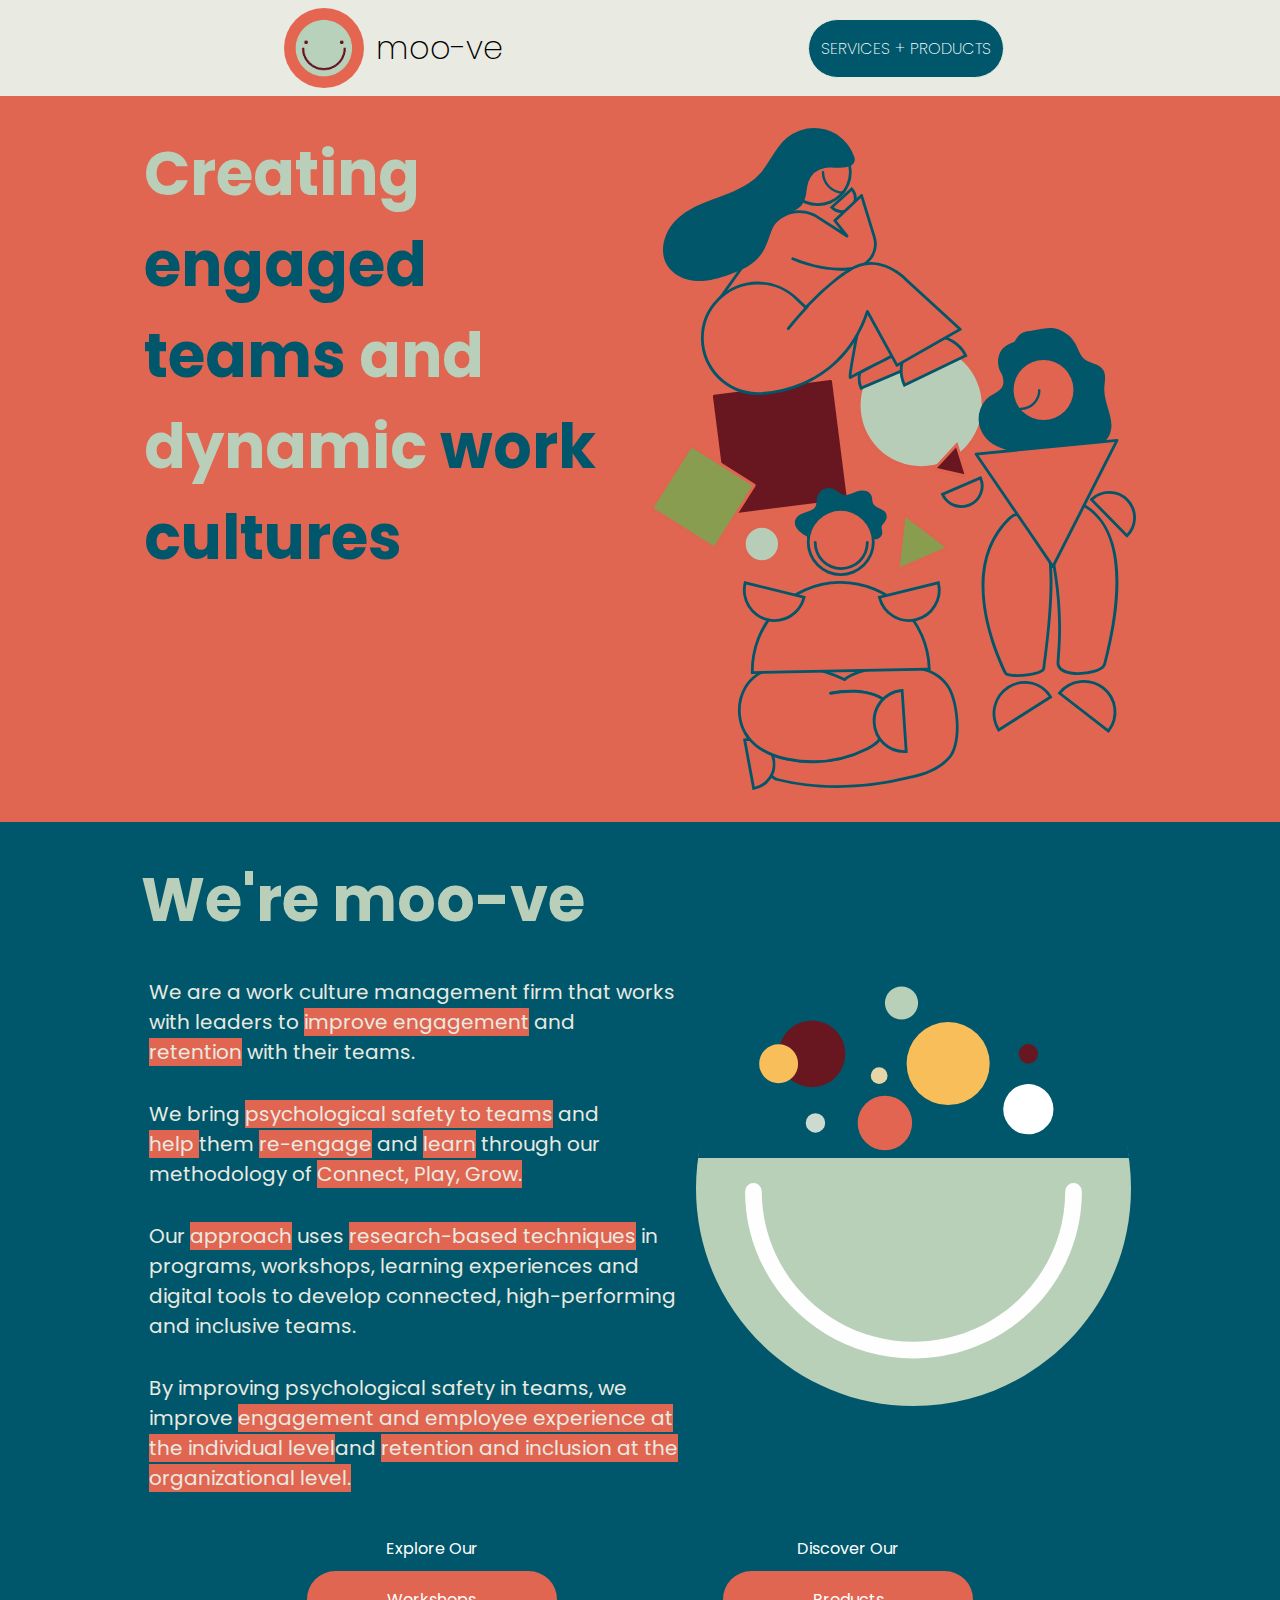
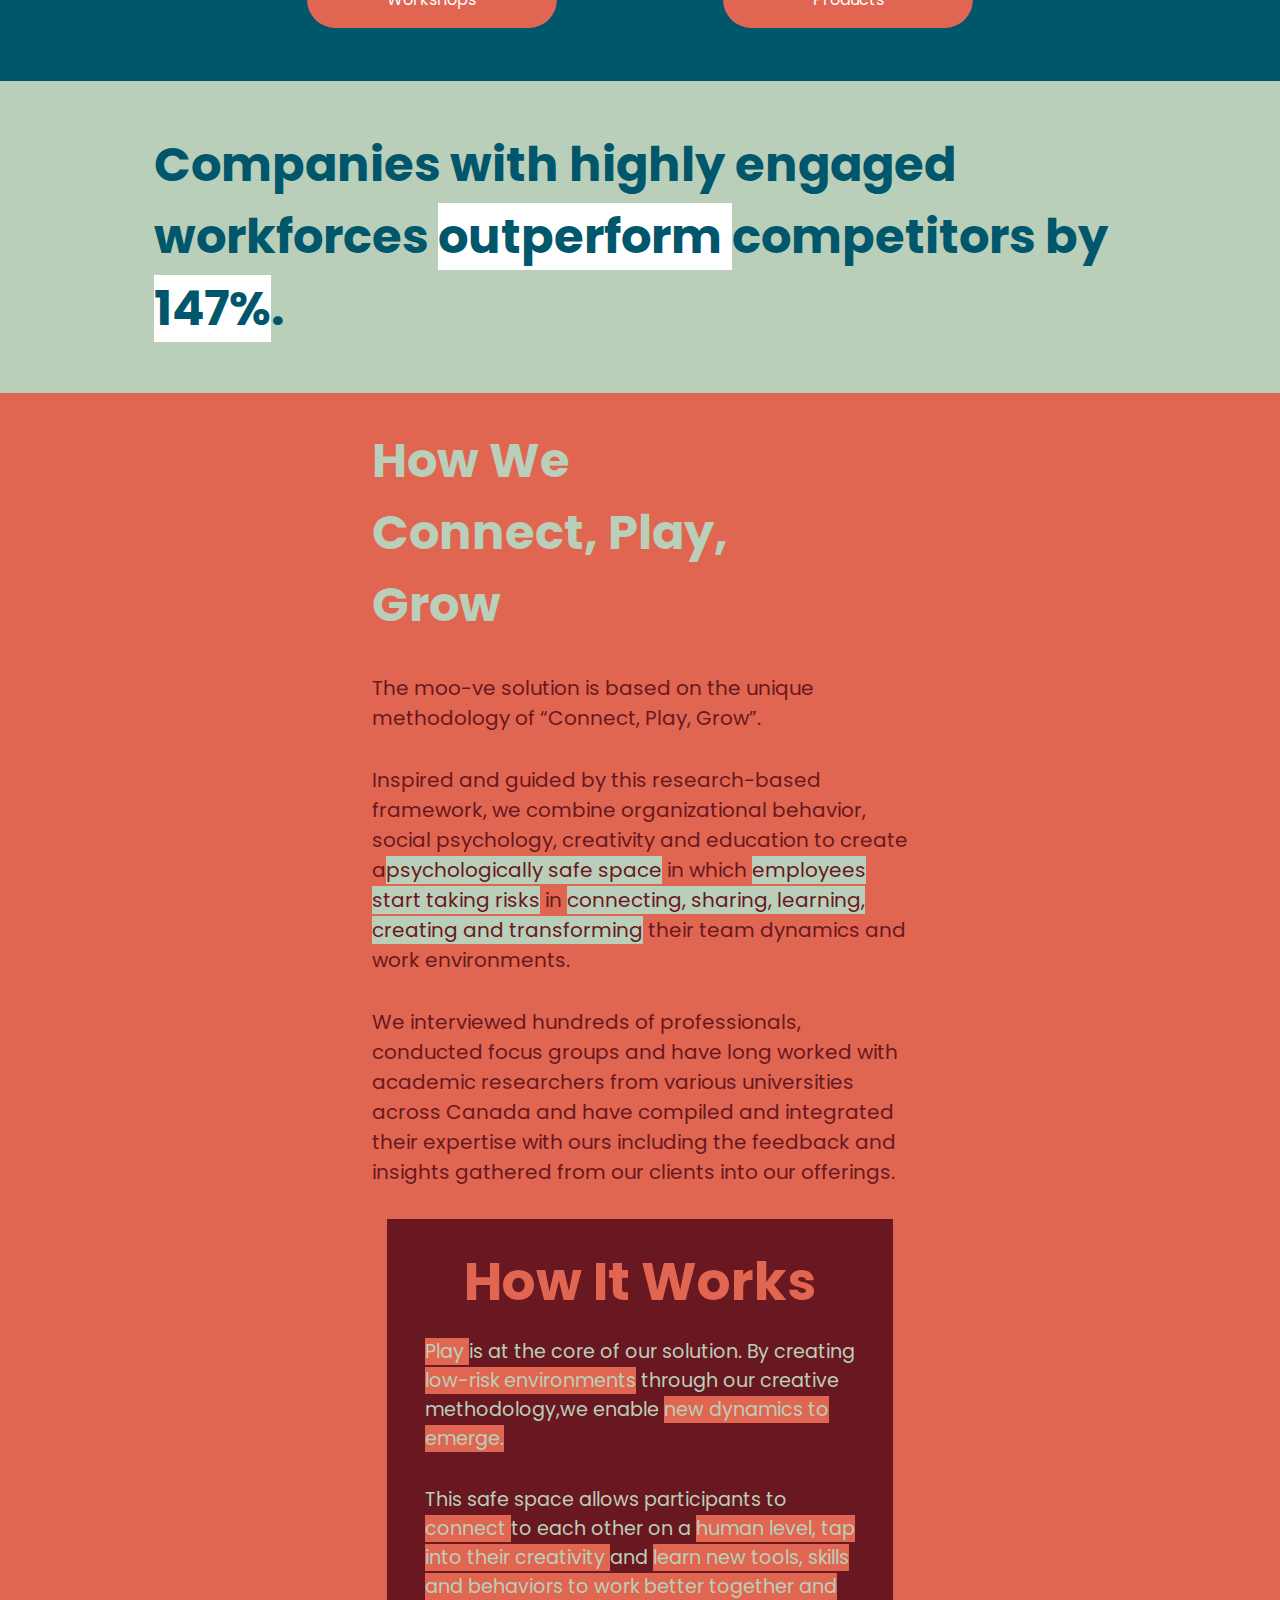
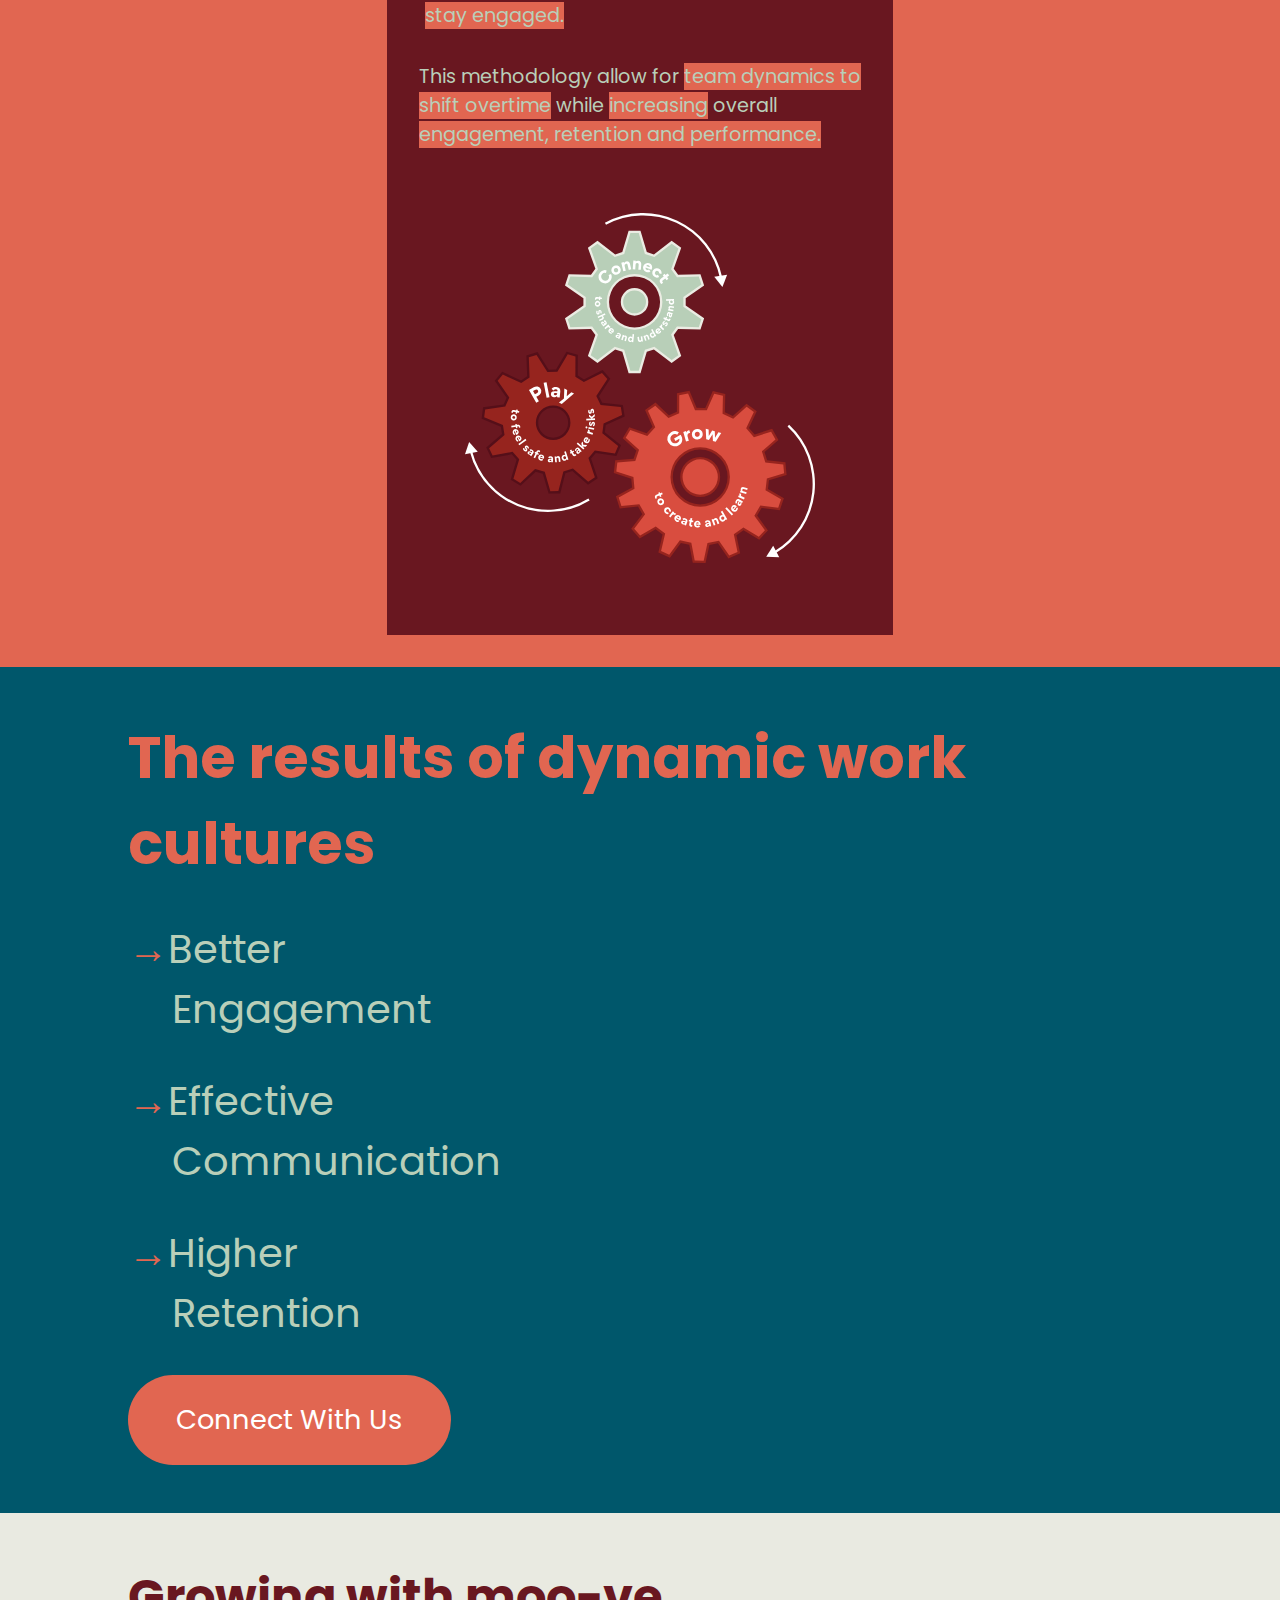
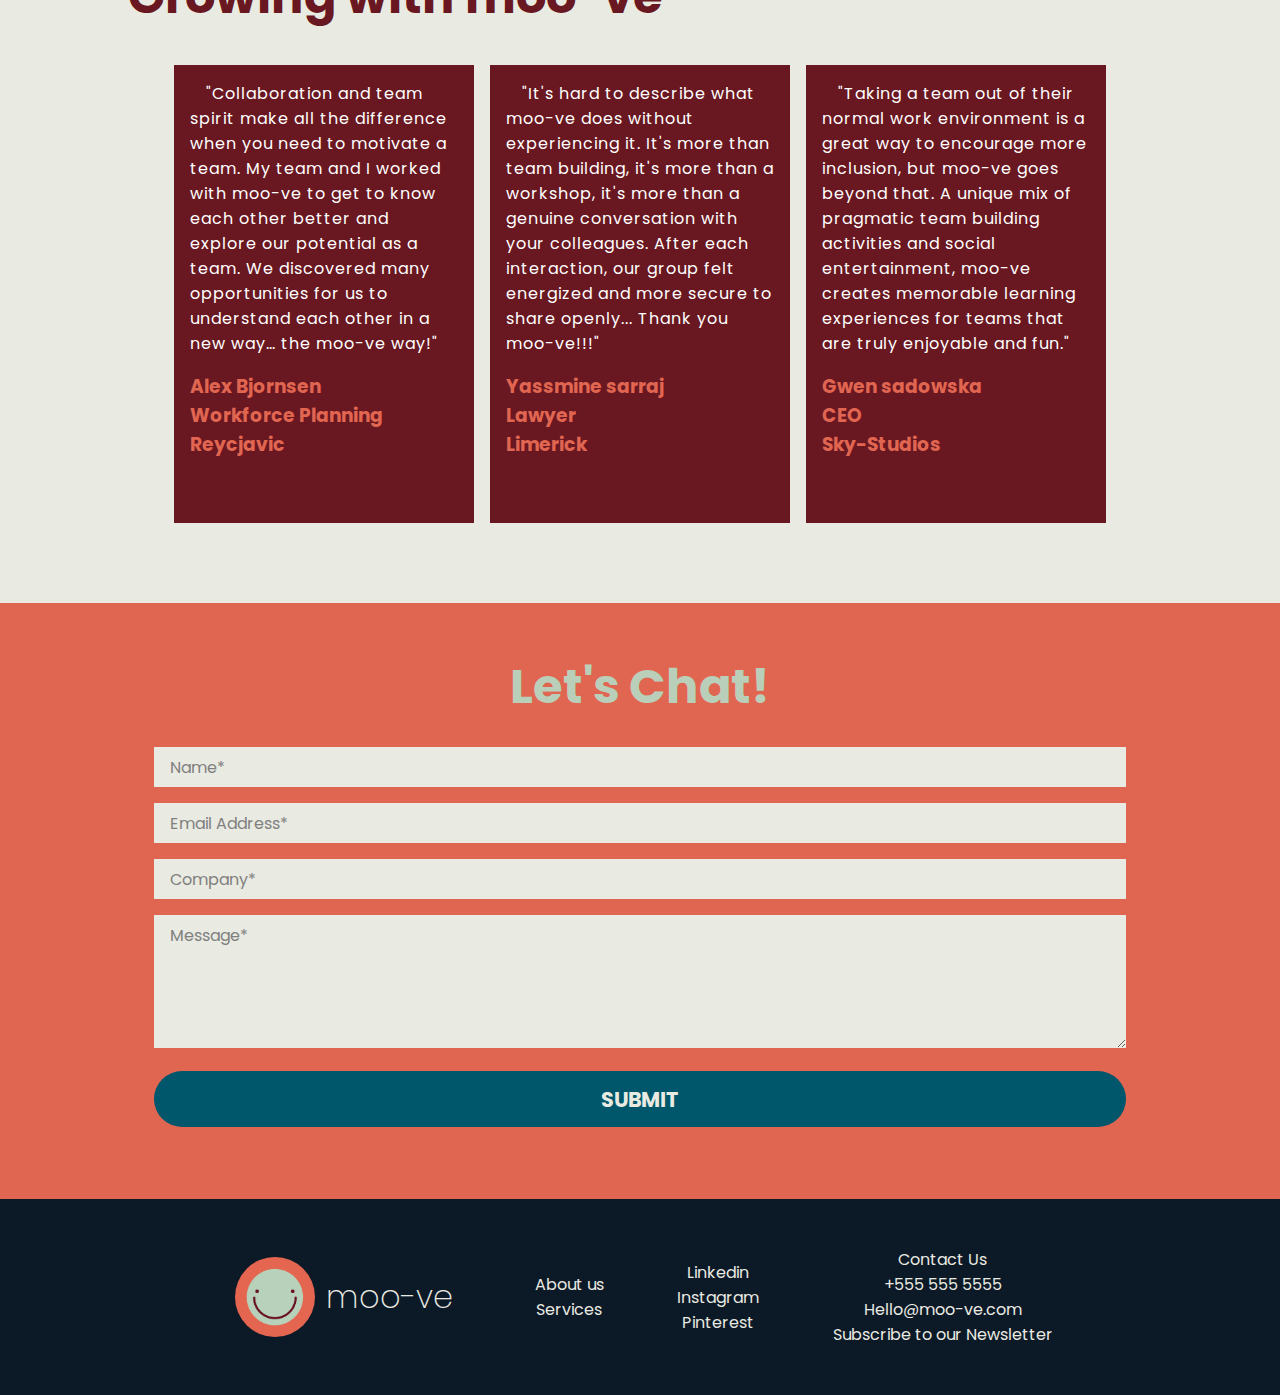
<file: index.html>
<!DOCTYPE html>
<html lang="en">
<head>
    <meta charset="UTF-8">
    <meta http-equiv="X-UA-Compatible" content="IE=edge">
    <meta name="viewport" content="width=device-width, initial-scale=1.0">
    <title>Welcome | moo-ve</title>
    <link rel="stylesheet" href="style.css">
    <link rel="icon" href="/images/icon.jpg" type="image/x-icon">
</head>
<body>
    <!-- NAV-BAR -->
    <div class="nav__bar sticky">
        <div class="logo__div">
            <img src="/images/icon.jpg" alt="moo-ve-icon" class="move__logo">
            <h1 class="logo__text no-wrap"><a href="#" style="color: black;"> moo-ve</a></h1>
        </div>
        <div class="services">
            <h2 class="services__text"><a href="/move-products.html" class="services__link">Services + Products</a></h2>
        </div>
    </div>
    <!-- CONTENT -->
   <div class="intro_1">
    <div class="intro_1_hero">
        <p class="intro_one_p"><span class="bluesmoke_color">Creating</span><br> engaged <br> teams <span class="bluesmoke_color"> and <br>dynamic</span> work <br> cultures</p>
    </div>
    <div class="intro_1_img">
        <img src="/images/intro_1_image.svg" alt="think" loading="lazy">
    </div>
   </div>
   <!-- intro_2 -->
   <div class="intro_two">
    <div class="intro_two_content">
        <h2 class="intro_two_head">We're <span class="no-wrap">moo-ve</span></h2>
        <div class="intro_two_text">
            <div class="two_content">
            <p class="intro_two_p">We are a work culture management firm that works <br> with leaders to <span class="orange">improve engagement</span> and <br><span class="orange">retention</span> with their teams.</p>
            <p class="intro_two_p">We bring <span class="orange">psychological safety to teams</span> and <br><span class="orange">help </span>them <span class="orange">re-engage</span>  and <span class="orange"> learn</span> through our <br> methodology of <span class="orange"> Connect, Play, Grow.</span></p>
            <p class="intro_two_p">Our <span class="orange"> approach</span> uses <span class="orange"> research-based techniques</span> in <br> programs, workshops, learning experiences and <br> digital tools to develop connected, high-performing <br> and inclusive teams.</p>
            <p class="intro_two_p">By improving psychological safety in teams, we <br> improve <span class="orange">engagement and employee experience at <br> the individual level</span>and <span class="orange"> retention and inclusion at the <br> organizational level.</span></p></div>
            <div class="intro_two_img">
                <img src="/images/intro_2_img.svg" alt="hero_two_image">
            </div>
        </div>
        
    </div>
    <div class="intro_two_secondary">
        <!-- add link here -->
        <div class="button_secondary">
            <p class="button_text">Explore Our</p>
            <span class="button_move"><a href="/move-products.html" style="color: hsl(0, 0%, 100%);">Workshops</a></span>
        </div>
        <div class="button_secondary">
            <p class="button_text">Discover Our</p>
            <span class="button_move"><a href="/move-products.html" style="color: hsl(0, 0%, 100%);">Products</a></span>
        </div>
    </div>
   </div>
   <!-- INTRO_3 -->
   <div class="intro_3">
    <h2 class="intro_3_head">Companies with highly engaged workforces <span class="white">outperform </span>competitors by <span class="white">147%</span>.</h2>
   </div>
   <!-- INTRO_4 -->
   <div class="intro_4">
    <div class="intro_4_hero">
        <h2 class="intro_4_head">How We <br>Connect, Play, <br>Grow</h2>
        <p class="intro_hero_p">The moo-ve solution is based on the unique <br> methodology of “Connect, Play, Grow”.</p>
        <p class="intro_hero_p">Inspired and guided by this research-based <br> framework, we combine organizational behavior, <br> social psychology, creativity  and education to create <br> a<span class="bluesmoke">psychologically safe space</span> in which <span class="bluesmoke">employees <br> start taking risks</span> in <span class="bluesmoke">connecting, sharing, learning, <br> creating and transforming</span> their team dynamics and <br> work environments.</p>
        <p class="intro_hero_p">We interviewed hundreds of professionals, <br> conducted focus groups and have long worked with <br> academic researchers from various universities <br> across Canada and have compiled and integrated <br> their expertise with ours including the feedback and <br> insights gathered from our clients into our offerings.</p>
    </div>
    <div class="intro_4_tip">
        <h2 class="intro_tip_head">How It Works</h2>
        <p class="intro_4_tip_text"><span class="orange">Play </span>is at the core of our solution. By creating <br> <span class="orange">low-risk environments</span> through our creative <br> methodology,we enable  <span class="orange">new dynamics to <br> emerge.</span></p>
        <p class="intro_4_tip_text">This safe space allows participants to <br> <span class="orange"> connect </span>to each other on a <span class="orange">human level, tap <br> into their creativity </span>and <span class="orange">learn new tools, skills <br> and behaviors to work better together and <br> stay engaged.</span></p>
        <p class="intro_4_tip_text">This methodology allow for <span class="orange">team dynamics to <br> shift overtime</span> while <span class="orange">increasing</span> overall <br><span class="orange">engagement, retention and performance.</span></p>
        <div class="intro_4_tip_img">
            <img src="/images/intro_4_tip_img.svg" alt="How it Works?" loading="lazy" class="intro_tip_image">
        </div>
    </div>
   </div>
    <!-- INTRO_5 -->
    <div class="intro_5">
        <h2 class="intro_5_head">The results of dynamic work cultures</h2>
       <div class="intro_5_direct">
        <p class="intro_5_p"><span>&rarr;</span>Better <br>&nbsp;&nbsp;&nbsp;&nbsp;Engagement</p>
        <p class="intro_5_p"><span>&rarr;</span>Effective <br>&nbsp;&nbsp;&nbsp;&nbsp;Communication</p>
        <p class="intro_5_p"><span>&rarr;</span>Higher <br>&nbsp;&nbsp;&nbsp;&nbsp;Retention</p>
       </div>
       <span class="intro_connect"><a href="#signup"> <span class="no-wrap">Connect With Us</span> </a></span>
    </div>
    <!-- intro 6 -->
    <div class="intro_6">
        <h2 class="intro_6_head">Growing with<span class="no-wrap"> moo-ve</span></h2>
        <div class="intro_6_comment">
            <div class="comment_box">
                <div class="comment">
                    <p class="comment_p">"Collaboration and team spirit make all the difference when you need to motivate a team. My team and I worked with moo-ve to get to know each other better and explore our potential as a team. We discovered many opportunities for us to understand each other in a new way… the moo-ve way!"</p>
                </div>
                <div class="comment_foot">
                    <h3>Alex Bjornsen <br>Workforce Planning<br>Reycjavic</h3>
                </div>
            </div>
            <div class="comment_box">
                <div class="comment">
                    <p class="comment_p">"It's hard to describe what moo-ve does without experiencing it. It's more than team building, it's more than a workshop, it's more than a genuine conversation with your colleagues. After each interaction, our group felt energized and more secure to share openly... Thank you moo-ve!!!"</p>
                </div>
                <div class="comment_foot">
                    <h3>Yassmine sarraj <br>Lawyer <br>Limerick</h3>
                </div>
            </div>
            <div class="comment_box">
                <div class="comment">
                    <p class="comment_p">"Taking a team out of their normal work environment is a great way to encourage more inclusion, but moo-ve goes beyond that. A unique mix of pragmatic team building activities and social entertainment, moo-ve creates memorable learning experiences for teams that are truly enjoyable and fun."</p>
                </div>
                <div class="comment_foot">
                    <h3>Gwen sadowska<br>CEO <br>Sky-Studios</h3>
                </div>
            </div>
        </div>
    </div>
    <section id="signup" class="sign_section">
        <h2 class="signup_head center">Let's Chat!</h2>
        <div class="form_div">
            <form action="😉">
                <div class="name form_input">
                    <input type="text" name="name" id="first-name" required placeholder= "Name*" class="i_name">
                </div>
                <div class="email form_input">
                    <input type="email" name="email" id="mail-input" required placeholder="Email Address*">
                </div>
                <div class="company form_input">
                    <input type="text" name="company" id="company-name" required placeholder="Company*">
                </div>
                <div class="message form_input">
                    <textarea name="message-us" id="message" cols="30" rows="5" required placeholder="Message*"></textarea>
                </div>
                <div class="submit form_input">
                    <input type="submit" value="SUBMIT" class="submit_button">
                </div>
            </form>
        </div>
    </section>
    <div class="footer">
        <div class="logo__div">
            <img src="/images/icon.jpg" alt="moo-ve-icon" class="move__logo">
            <h1 class="logo__text no-wrap">moo-ve</h1>
        </div>
        <div class="about__us center footer_link">
            <p>About us</p>
            <p>Services</p>
        </div>
        <div class="social__links center footer_link">
            <p>Linkedin</p>
            <p>Instagram</p>
            <p>Pinterest</p>
        </div>
        <div class="contact__links center footer_link">
            <p>Contact Us</p>
            <p>+555 555 5555</p>
            <p>Hello@moo-ve.com</p>
            <p>Subscribe to our Newsletter</p>
        </div>
    </div>
</body>
</html>
</file>
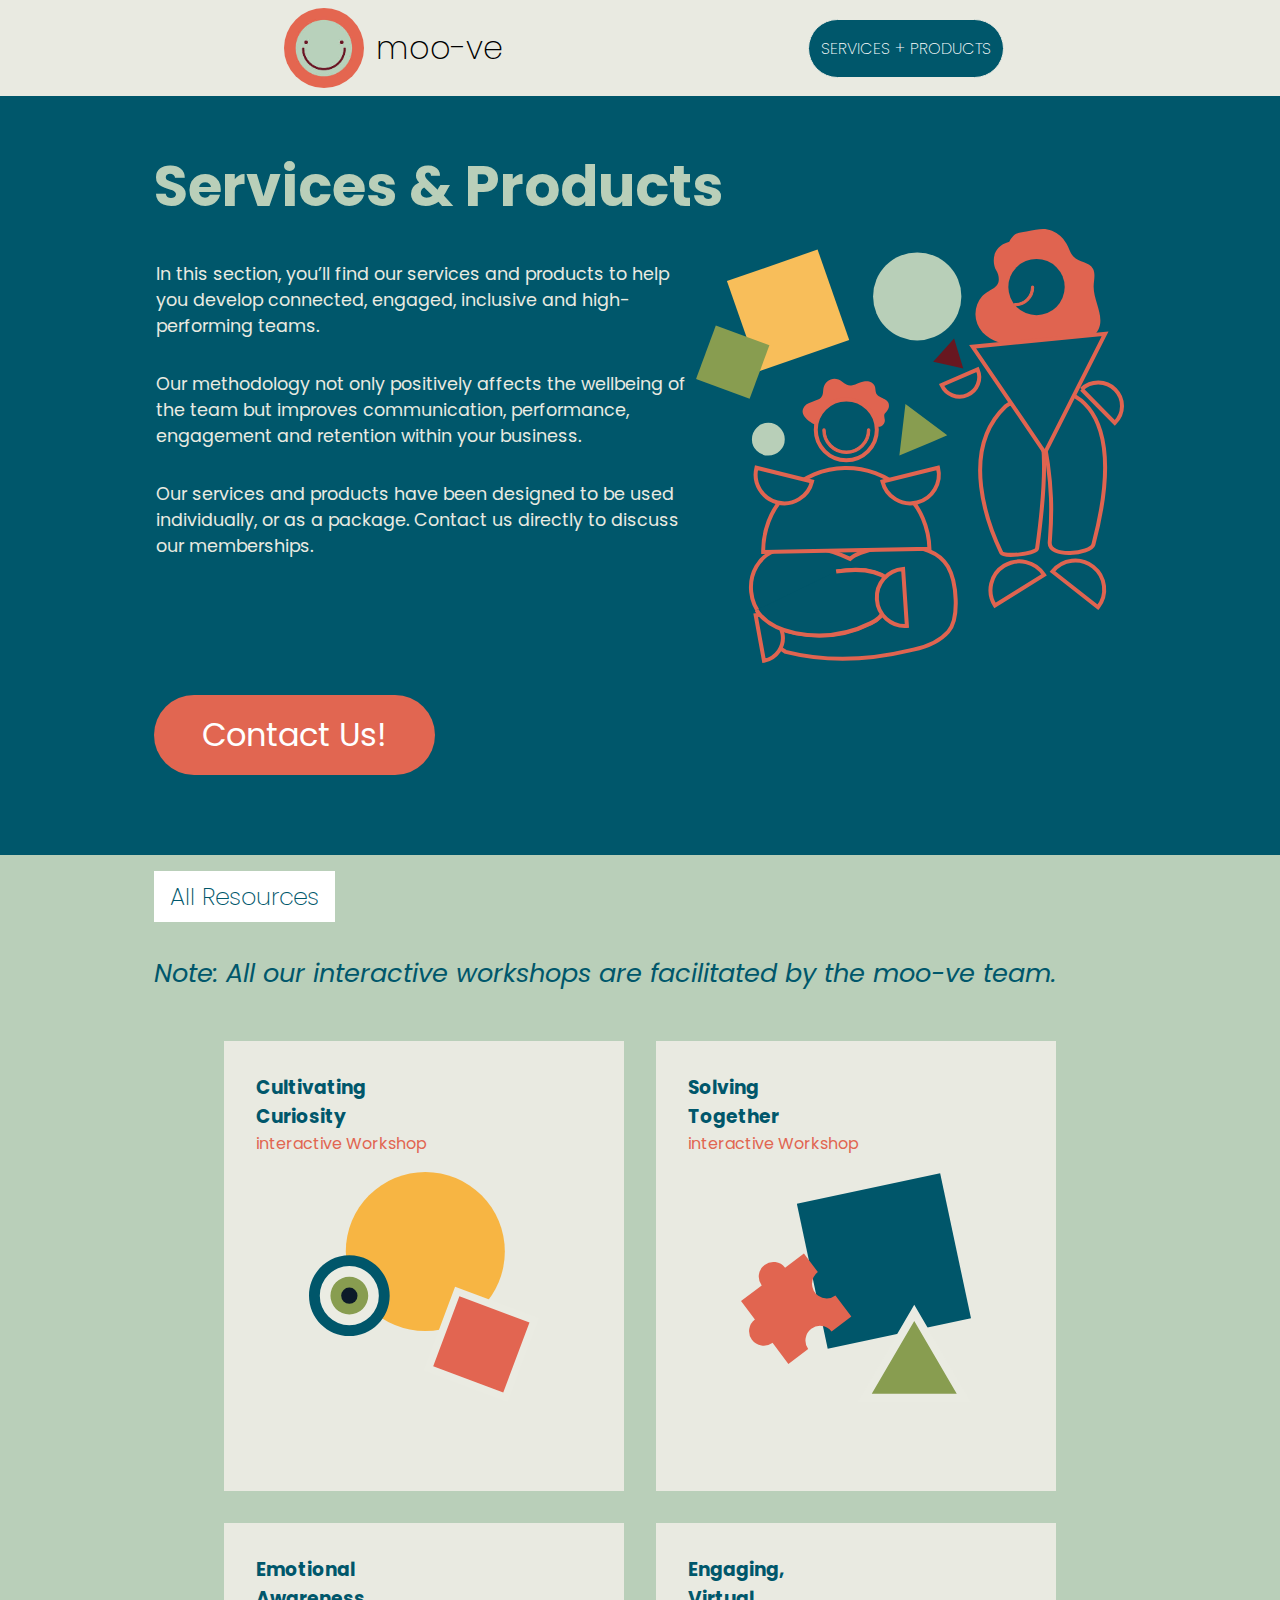
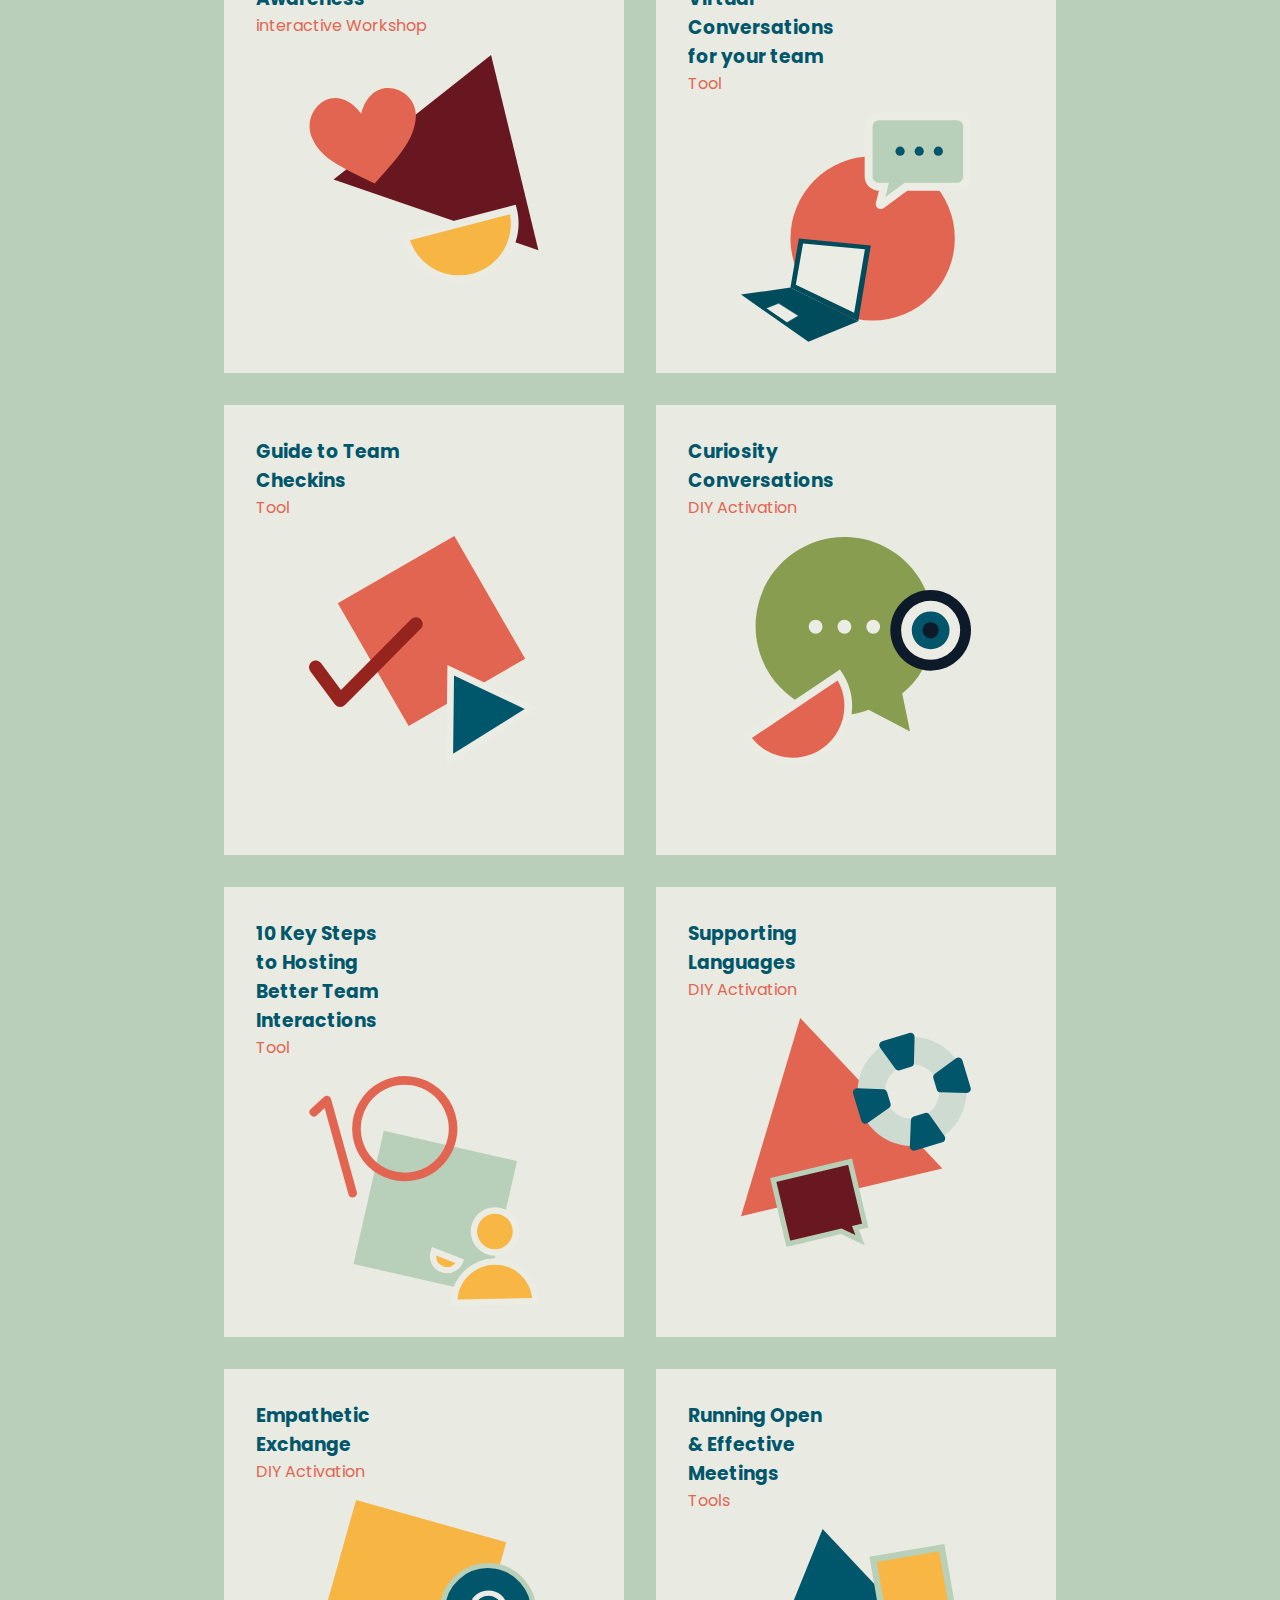
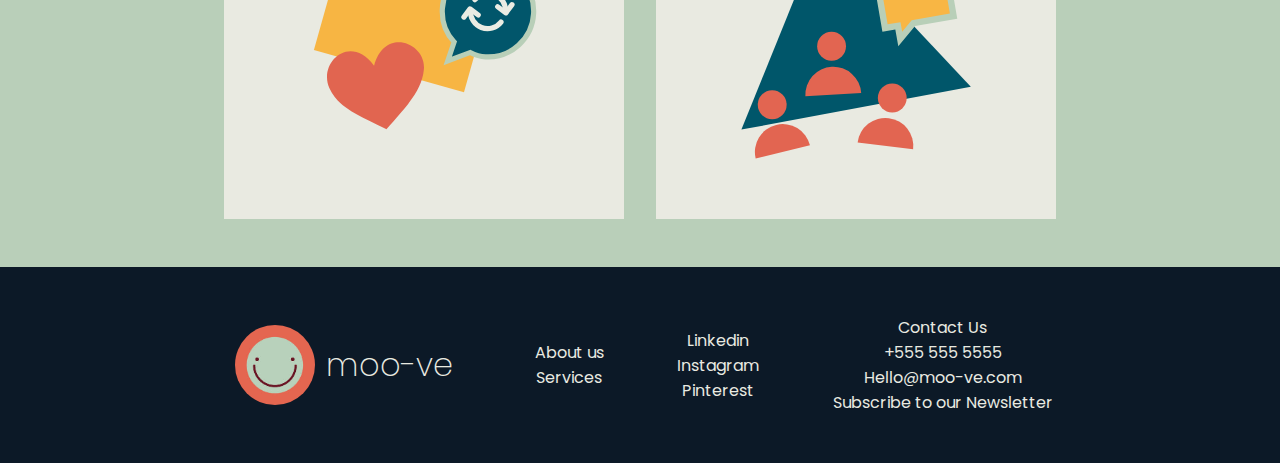
<file: move-products.html>
<!DOCTYPE html>
<html lang="en">
<head>
    <meta charset="UTF-8">
    <meta http-equiv="X-UA-Compatible" content="IE=edge">
    <meta name="viewport" content="width=device-width, initial-scale=1.0">
    <title>moo-ve | Products & Services</title>
    <link rel="icon" href="/images/icon.jpg" type="image/x-icon">
    <link rel="stylesheet" href="style.css">
</head>
<body>
    <div class="nav__bar sticky">
        <div class="logo__div">
            <img src="/images/icon.jpg" alt="moo-ve-icon" class="move__logo">
            <h1 class="logo__text"><a href="/index.html" style="color: black;"> moo-ve</a></h1>
        </div>
        <div class="services">
            <h2 class="services__text"><a href="/move-products.html" class="services__link">Services + Products</a></h2>
        </div>
    </div>
    <section id="services" class="serv_sec">
        <h2 class="services_head">Services & Products</h2>
        <div class="service_content">
        <div class="services_p">
            <p>In this section, you’ll find our services and products to help <br> you develop connected, engaged, inclusive and high- <br>performing teams.</p>
            <p>Our methodology not only positively affects the wellbeing of <br> the team but improves communication, performance, <br> engagement and retention within your business.</p>
            <p>Our services and products have been designed to be used <br> individually, or as a package. Contact us directly to discuss <br> our memberships.</p>
        </div>
        <div class="services_img">
            <img src="/images/services_img.svg" alt="service-tree" loading="lazy">
        </div>
    </div>
        <div class="services_contact">
            <span class="chat_head no-wrap"><a href="/index.html#signup" class="contact_link">Contact Us!</a></span>
        </div>
    </section>
    <section class="workshop-content">
        <h2 class="work_content_head">All Resources</h2>
        <p class="notice_p">Note: All our interactive workshops are facilitated by the <span class="no-wrap">moo-ve</span> team.</p>
        <!-- workshop gallery -->
        <div class="work_collection">
            <div class="work_content">
                <div class="work_banner">
                    <div class="banner_text">
                        <h3 class="banner_head">Cultivating <br>Curiosity</h3>
                        <p class="banner_p">interactive Workshop</p>
                    </div>
                    <div class="banner_img">
                        <img src="/images/curiosity.svg" alt="curiosity" loading="lazy" class="banner__img">
                    </div>
                </div>
            </div>
            <div class="work_content">
                <div class="work_banner">
                    <div class="banner_text">
                        <h3 class="banner_head">Solving <br>Together</h3>
                        <p class="banner_p">interactive Workshop</p>
                    </div>
                    <div class="banner_img">
                        <img src="/images/solve.svg" alt="solve" loading="lazy" class="banner__img">
                    </div>
                </div>
            </div>
            <div class="work_content">
                <div class="work_banner">
                    <div class="banner_text">
                        <h3 class="banner_head">Emotional <br>Awareness</h3>
                        <p class="banner_p">interactive Workshop</p>
                    </div>
                    <div class="banner_img">
                        <img src="/images/emotional.svg" alt="img" loading="lazy" class="banner__img">
                    </div>
                </div>
            </div>
            <div class="work_content">
                <div class="work_banner">
                    <div class="banner_text">
                        <h3 class="banner_head">Engaging, <br>Virtual <br>Conversations <br> for your team </h3>
                        <p class="banner_p">Tool</p>
                    </div>
                    <div class="banner_img">
                        <img src="/images/virtual-convo.svg" alt="img" loading="lazy" class="banner__img">
                    </div>
                </div>
            </div>
            <div class="work_content">
                <div class="work_banner">
                    <div class="banner_text">
                        <h3 class="banner_head">Guide to Team<br>Checkins</h3>
                        <p class="banner_p">Tool</p>
                    </div>
                    <div class="banner_img">
                        <img src="/images/guide.svg" alt="img" loading="lazy" class="banner__img">
                    </div>
                </div>
            </div>
            <div class="work_content">
                <div class="work_banner">
                    <div class="banner_text">
                        <h3 class="banner_head">Curiosity<br>Conversations</h3>
                        <p class="banner_p">DIY Activation</p>
                    </div>
                    <div class="banner_img">
                        <img src="/images/conversations.svg" alt="img" loading="lazy" class="banner__img">
                    </div>
                </div>
            </div>
            <div class="work_content">
                <div class="work_banner">
                    <div class="banner_text">
                        <h3 class="banner_head">10 Key Steps<br>to Hosting <br>Better Team <br>Interactions</h3>
                        <p class="banner_p">Tool</p>
                    </div>
                    <div class="banner_img">
                        <img src="/images/team-tool.svg" alt="img" loading="lazy" class="banner__img">
                    </div>
                </div>
            </div>
            <div class="work_content">
                <div class="work_banner">
                    <div class="banner_text">
                        <h3 class="banner_head">Supporting<br>Languages</h3>
                        <p class="banner_p">DIY Activation</p>
                    </div>
                    <div class="banner_img">
                        <img src="/images/language.svg" alt="img" loading="lazy" class="banner__img">
                    </div>
                </div>
            </div>
            <div class="work_content">
                <div class="work_banner">
                    <div class="banner_text">
                        <h3 class="banner_head">Empathetic<br>Exchange</h3>
                        <p class="banner_p">DIY Activation</p>
                    </div>
                    <div class="banner_img">
                        <img src="/images/empathy-exchange.svg" alt="img" loading="lazy" class="banner__img">
                    </div>
                </div>
            </div>
            <div class="work_content">
                <div class="work_banner">
                    <div class="banner_text">
                        <h3 class="banner_head">Running Open<br>& Effective <br>Meetings</h3>
                        <p class="banner_p">Tools</p>
                    </div>
                    <div class="banner_img">
                        <img src="/images/meetings.svg" alt="img" loading="lazy" class="banner__img">
                    </div>
                </div>
            </div>
        </div>
    </section>
    <div class="footer">
        <div class="logo__div">
            <img src="/images/icon.jpg" alt="moo-ve-icon" class="move__logo">
            <h1 class="logo__text no-wrap">moo-ve</h1>
        </div>
        <div class="about__us center footer_link">
            <p>About us</p>
            <p>Services</p>
        </div>
        <div class="social__links center footer_link">
            <p>Linkedin</p>
            <p>Instagram</p>
            <p>Pinterest</p>
        </div>
        <div class="contact__links center footer_link">
            <p>Contact Us</p>
            <p>+555 555 5555</p>
            <p>Hello@moo-ve.com</p>
            <p>Subscribe to our Newsletter</p>
        </div>
    </div>
</body>
</html>
</file>
<file: style.css>
@import url('https://fonts.googleapis.com/css2?family=Poppins:wght@600;700;800;900&display=swap');

/* --Reset-- */
*,
*::before,
*::after{
    margin: 0;
    padding: 0;
    box-sizing: border-box;
}

img{
    display: block;
    max-width: 100%;
    height: auto;
}

input,
button,
textarea{
    font-family: inherit;
}
a{
    text-decoration: none;
    cursor: pointer;
}


/* ---Variables--- */
:root{
    /* --TYPOGRAPHY-- */
    --FF-PRIMARY: 'Poppins', sans-serif;
    --BOLDER: 900;
    --SEMI-BOLD: 700;
    --LIGHT: 200;
    --FS-LARGE: clamp(2rem, 4vh, 4rem);
    --PADDING: 7%;

    /* COLORS */
    --SMOKE: hsl(67, 18%, 90%);
    --WHITE: hsl(0, 0%, 100%);
    --ORANGE: hsl(9, 71%, 60%);
    --BLUE: hsl(191, 100%, 21%);
    --MAROON: hsl(353, 64%, 25%);
    --DARK-BLUE: hsl(212, 54%, 10%);
    --BLUE-SMOKE: hsl(120, 19%, 77%);
    --GRAY: hsl(0, 0%, 50%);
    
    /* --UNITS-- */
    --MAX-WIDTH: 100%;

}

/* ---UTILITY-CLASSES--- */
.sticky{
    position: sticky;
    top: 0;
}
.no-wrap{
    white-space: nowrap;
}
.center{
    text-align: center;
}

/* ---GENERAL-STYLES--- */
html{
    font-family: var(--FF-PRIMARY);
    scroll-behavior: smooth;
}
/* ---NAV-BAR--- */
.nav__bar{
    width: var(--MAX-WIDTH);
    height: fit-content;
    background-color: var(--SMOKE);
    display: flex;
    flex-direction: row;
    flex-wrap: wrap;
    align-items: center;
    padding: 0 10%;
    justify-content: space-around;
    z-index: 1;
}

.move__logo{
    width: 80px;
    height: 80px;
    border-radius: 50px;
}
.logo__text{
    font-size: 2rem;
    font-weight: var(--LIGHT);
    margin-left: 0.7rem;
}
.logo__div{
    width: fit-content;
    height: fit-content;
    padding: 0.5rem;
    display: flex;
    flex-direction: row;
    flex-wrap: nowrap;
    justify-content: center;
    align-items: center;
}

.services{
    color: var(--WHITE);
    background-color: var(--BLUE);
    padding: 1rem 0.75rem;
    border-radius: 50px;
    border: 1px solid var(--SMOKE);
}
.services:hover{
    background-color: var(--ORANGE);
}
.services__text{
    text-transform: uppercase;
    font-size: 1rem;
    font-weight: var(--LIGHT);
}
.services__link,
.services__link:link,
.services__link:visited{
    color: var(--WHITE);
}

/* intro1 */
.intro_1{
    width: var(--MAX-WIDTH);
    height: fit-content;
    padding: 2rem var(--PADDING);
    background-color: var(--ORANGE);
    color: var(--BLUE);
    display: flex;
    flex-direction: row;
    flex-wrap: wrap;
    justify-content: space-evenly;
}
.intro_one_p{
    font-size: 3.8rem;
    font-weight: var(--SEMI-BOLD) ;
}
.bluesmoke_color{
    color: var(--BLUE-SMOKE);
}

/* intro-2 */
.intro_two{
    width: var(--MAX-WIDTH);
    height: fit-content;
    padding: 2rem 11%;
    background-color: var(--BLUE);
}

.intro_two_head{
    font-size: 3.8rem;
    color: var(--BLUE-SMOKE);
}
.intro_two_text{
    display: flex;
    flex-direction: row;
    flex-wrap: wrap;
    justify-content: space-around;
}

.intro_two_p{
    color: var(--SMOKE);
    font-size: 20px;
    margin: 2rem 0;
}
.orange{
    background-color: var(--ORANGE);
}
.intro_two_secondary{
    color: var(--WHITE);
    display: flex;
    flex-direction: row;
    flex-wrap: wrap;
    align-items: center;
    justify-content: space-evenly;
}
.button_move{
    display: inline-block;
    background-color: var(--ORANGE);
    width: 250px;
    text-align: center;
    padding: 1rem 0;
    border-radius: 50px;
    margin: 10px 0;
}
.button_secondary{
     margin: 0.7rem 0;
     display: flex;
     flex-direction: column;
     align-items: center;
}

/* intro 3 */
.intro_3{
    width: var(--MAX-WIDTH);
    height: fit-content;
    padding: 3rem 12%;
    background-color: var(--BLUE-SMOKE);
    color: var(--BLUE);
    font-size: 2rem;
}
.white{
    background-color: var(--WHITE);
}
/* intro 4 */
.intro_4{
    width: var(--MAX-WIDTH);
    height: fit-content;
    padding: 2rem 9%;
    background-color: var(--ORANGE);
    display: flex;
    flex-direction: row;
    flex-wrap: wrap;
    justify-content: center;
    
}
.intro_4_hero{
    padding: 0 1rem;
    height: fit-content;
}
.intro_4_head{
    font-size: 3rem;
    color: var(--BLUE-SMOKE);
     
}
.intro_hero_p{
    margin: 2rem 0;
    font-size: 20px;
    color: var(--MAROON);
}

.bluesmoke{
    background-color: var(--BLUE-SMOKE);
}
.intro_4_tip{
    height: fit-content;
    background-color: var(--MAROON);
    padding: 1.5rem 2rem;
    color: var(--BLUE-SMOKE);
    display: flex;
    flex-direction: column;
    align-items: center;
}
.intro_tip_head{
    font-size: 3.3rem;
    color: var(--ORANGE);
}
.intro_tip_image{
    max-width: 350px;
    margin: 3rem 0;
}
.intro_4_tip_text{
    margin: 1rem 0;
    font-size: 1.2rem;
}

/* intro5 */
.intro_5{
    width: var(--MAX-WIDTH);
    height: fit-content;
    background-color: var(--BLUE);
    padding: 3rem 10%;
}
.intro_5_head{
    font-size: 3.6rem;
    color: var(--ORANGE);
}
.intro_5_p{
    color: var(--BLUE-SMOKE);
    font-size: 2.5rem;
    margin: 2rem 0;
}
.intro_5_p span{
    color: var(--ORANGE);
}
.intro_connect{
    display: inline-block;
    width: fit-content;
    height: fit-content;
    font-size: 1.7rem;
    background-color: var(--ORANGE);
    padding: 1.5rem 3rem;
    border-radius: 50px;
}
.intro_connect a{
    color: var(--WHITE);
}
.intro_connect:hover{
    background-color: var(--MAROON);
}
.intro_connect:active{
    background-color: var(--BLUE);
    border: 1px solid var(--ORANGE);
}

/* intro 6 */
.intro_6{
    width: var(--MAX-WIDTH);
    height: fit-content;
    padding: 3rem 10%;
    background-color: var(--SMOKE);
}
.intro_6_head{
    font-size: 3rem;
    color: var(--MAROON);
}
.intro_6_comment{
    width: 95%;
    margin: 2rem auto;
    display: flex;
    flex-direction: row;
    gap: 1rem;
    justify-content: center;
    align-items: center;
    flex-wrap: wrap;
}
.comment_box{
    width: 300px;
    height: fit-content;
    background-color: var(--MAROON);
    color: var(--WHITE);
    padding: 1rem;
}
.comment{
    font-size: 1rem;
    letter-spacing: 1px;
    margin-bottom: 1rem;
   
}
.comment_foot{
    color: var(--ORANGE);
    padding-bottom: 3rem;
}
.comment_p{
    text-indent: 1rem;
}

/* sign-section */
.sign_section{
    width: var(--MAX-WIDTH);
    height: fit-content;
    background-color: var(--ORANGE);
    padding: 3rem 12%;
}
.signup_head{
    font-size: 3rem;
    color: var(--BLUE-SMOKE);
}
.form_div{
    width: var(--MAX-WIDTH);
    height: fit-content;
    padding: 1rem 0;
     
}
input,
textarea{
    width: 100%;
    margin: 0.5rem 0;
    font-size: 1rem;
    color: var(--BLUE);
    background-color: var(--SMOKE);
    border: none;
}
input{
    height: 2.5rem;
    padding: 0 1rem;
}
textarea{
    padding: 0.5rem 0 0 1rem;
}
::placeholder{
    color: var(--GRAY);
}
input:focus,
textarea:focus{
    outline: 2px dashed var(--BLUE);
}
.submit_button{
    height: 3.5rem;
    border-radius: 50px;
    color: var(--SMOKE);
    background-color: var(--BLUE);
    font-size: 1.3rem;
    font-weight: var(--SEMI-BOLD);
}

/* Footer */
.footer{
    width: var(--MAX-WIDTH);
    height: fit-content;
    background-color: var(--DARK-BLUE);
    color: var(--SMOKE);
    padding: 3rem 12%;
    display: flex;
    flex-direction: row;
    flex-wrap: wrap;
    align-items: center;
    justify-content: space-evenly;

}

/* products and services */
.serv_sec{
    width: var(--MAX-WIDTH);
    padding: 3rem 12%;
    background-color: var(--BLUE);
}
.services_head{
    font-size: 3.5rem;
    color: var(--BLUE-SMOKE);
}
.services_p p{
    color: var(--SMOKE);
    margin: 2rem 0;
    font-size: 1.1rem;
}
.service_content{
    display: flex;
    flex-direction: row;
    flex-wrap: wrap;
    justify-content: center;
}
.services_contact{
    padding: 2rem 0;
    display: flex;
    flex-direction: column;
    flex-wrap: wrap;
    align-items: flex-start;
    justify-content: center;
}
.chat_head{
    display: inline-block;
    background-color: var(--ORANGE);
    font-size: 2rem;
    padding: 1rem 3rem;
    border-radius: 50px;
    border: none;
}
.chat_head:hover{
    background-color: var(--BLUE-SMOKE);
}

.contact_link{
    color: var(--WHITE);
}
.contact_link:hover{
    color: var(--BLUE);
}
/* workshop content */
.workshop-content{
    width: var(--MAX-WIDTH);
    padding: 1rem 12%;
    background-color: var(--BLUE-SMOKE);
}
.work_content_head{
    color: var(--BLUE);
    background-color: var(--WHITE);
    width: fit-content;
    padding: 0.5rem 1rem;
    font-weight: var(--LIGHT);
}
.notice_p{
    color: var(--BLUE);
    font-size: 1.6rem;
    margin: 2rem 0;
    font-style: italic;
}

/* work cards */
.work_collection{
  width: var(--MAX-WIDTH);
  height: fit-content;  
  padding: 1rem 0 2rem 0;
  display: flex;
  flex-direction: row;
  flex-wrap: wrap;
  gap: 2rem;
  justify-content: center;
  align-items: center;
}
.banner__img{
    width: 230px;
    margin: 1rem auto;
    object-fit: cover;
}
.banner_head{
    color: var(--BLUE);
}
.banner_p{
    color: var(--ORANGE);
}
.work_content{
    width: 400px;
    height: 450px;
    background-color: var(--SMOKE);
    padding: 2rem;
}

/*  X-Small devices (portrait phones, less than 576px) */
@media (max-width: 575.98px){
.move__logo{
    width: 40px;
    height: 40px;
}
.logo__text{
    font-size: 1.3rem;
}
.services__text{
    font-size: 0.8rem;
}
.services{
    margin: 0.5rem 0;
}
.nav__bar{
    padding: 0.5rem 2%;
}
.intro_1{
    padding: 1rem;
}
.intro_one_p{
    font-size: 3rem;
}
/* intro 2 */
.intro_two_head{
    font-size: 2.5rem;
}
.button_move{
    width: 200px;
    padding: 0.5rem 0;
    margin: 0 2rem;
}
/* intro 3 */
.intro_3{
    padding: 2rem 10%;
    font-size: 1.5rem;
}
/* intro 4 */
.intro_tip_image{
    width: 250px;
}
.intro_4{
    padding: 1rem 5%;
}
.intro_4_tip{
    padding: 0.7rem;
}
.intro_hero_p{
    margin: 1rem 0;
}
.intro_4_head,
.intro_tip_head,
.intro_5_head,
.intro_6_head,
.signup_head{
    font-size: 2rem;
}
.intro_hero_p,
.intro_4_tip_text,
.intro_5_p{
    font-size: 1.1rem;
}
.intro_connect{
    font-size: 1.2rem;
    padding: 1rem 2rem;
}
.footer{
    flex-direction: column;
}
.footer_link{
    margin: 0.5rem 0;
}
/* move-products */
.services_head{
    font-size: 2rem
}
.services_p p{
    font-size: 1rem;
}
.work_content{
    height: 350px;
}
.banner__img{
    width: 150px;
}
.notice_p{
    font-size: 1rem;
}
.chat_head{
    font-size: 1.2rem;
    padding: 0.7rem 2rem;
}
}
/* small devices and Tablets */
@media (min-width: 576px) and (max-width: 991px){
       .footer{
        flex-direction: column;
       }
       .footer_link{
        margin: 0.5rem 0;
       }
}
</file>
